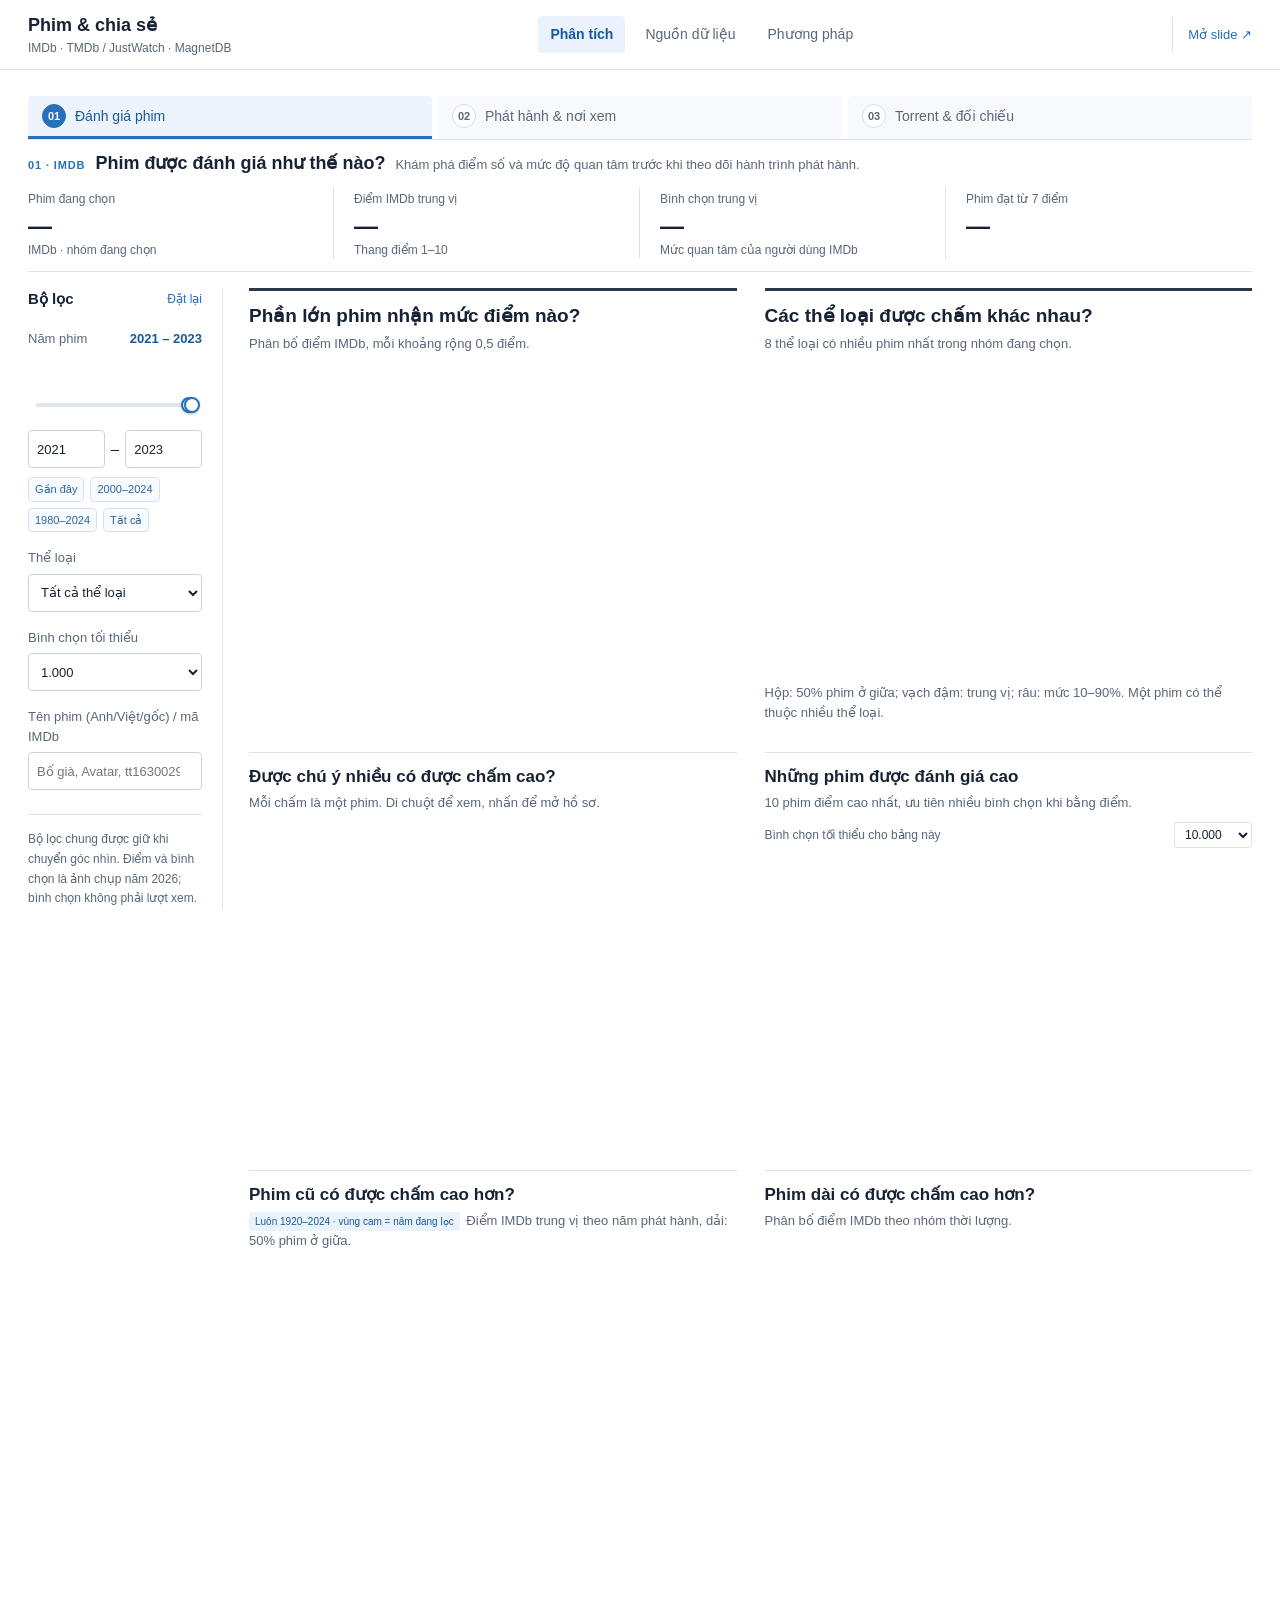
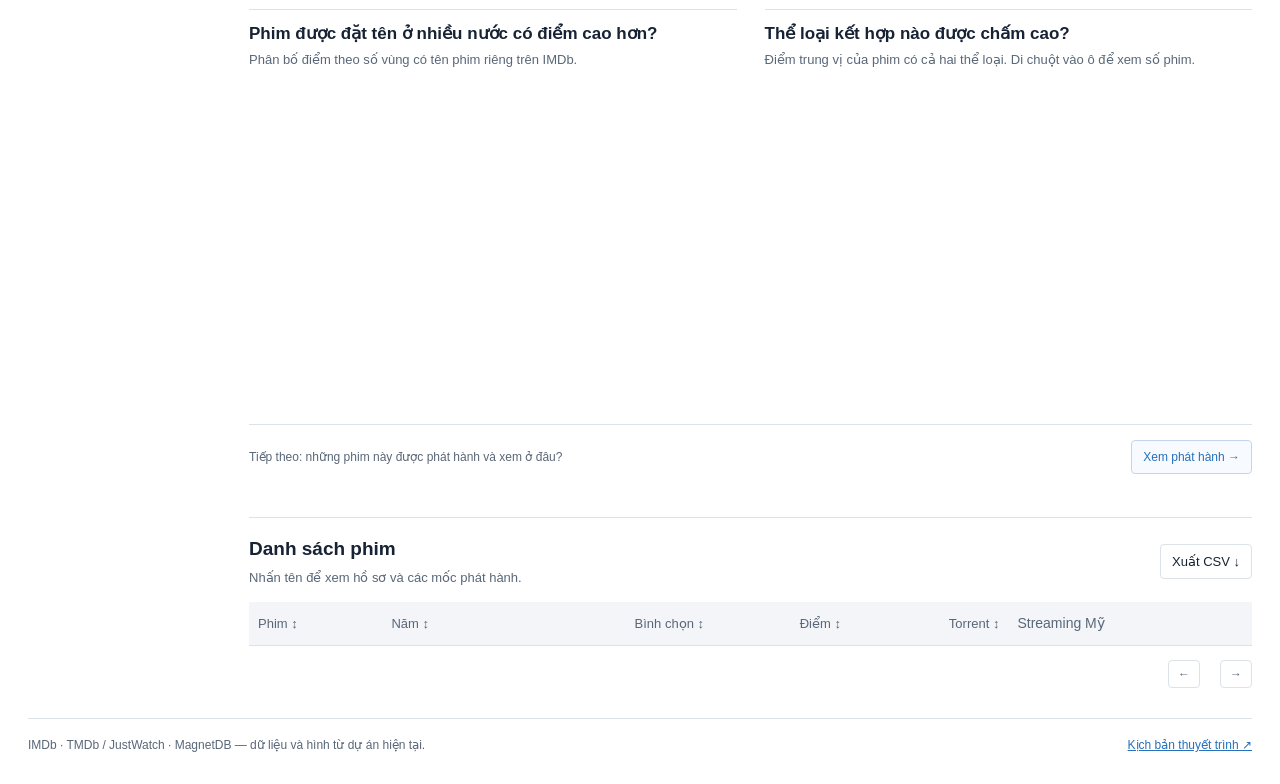
<file: index.html>
<!doctype html>
<html lang="vi">
<head>
<meta charset="utf-8">
<meta name="viewport" content="width=device-width, initial-scale=1">
<title>Phim qua ba góc nhìn</title>
<meta http-equiv="refresh" content="0; url=report/phim_15_phut/dashboard.html">
<style>body{font-family:system-ui,"Segoe UI",sans-serif;background:#fcfcfb;color:#0b0b0b;margin:40px 16px}</style>
</head>
<body>
<p>Đang chuyển tới <a href="report/phim_15_phut/dashboard.html">dashboard</a> ·
<a href="report/phim_15_phut/slides.html">slide thuyết trình</a></p>
</body>
</html>
</file>
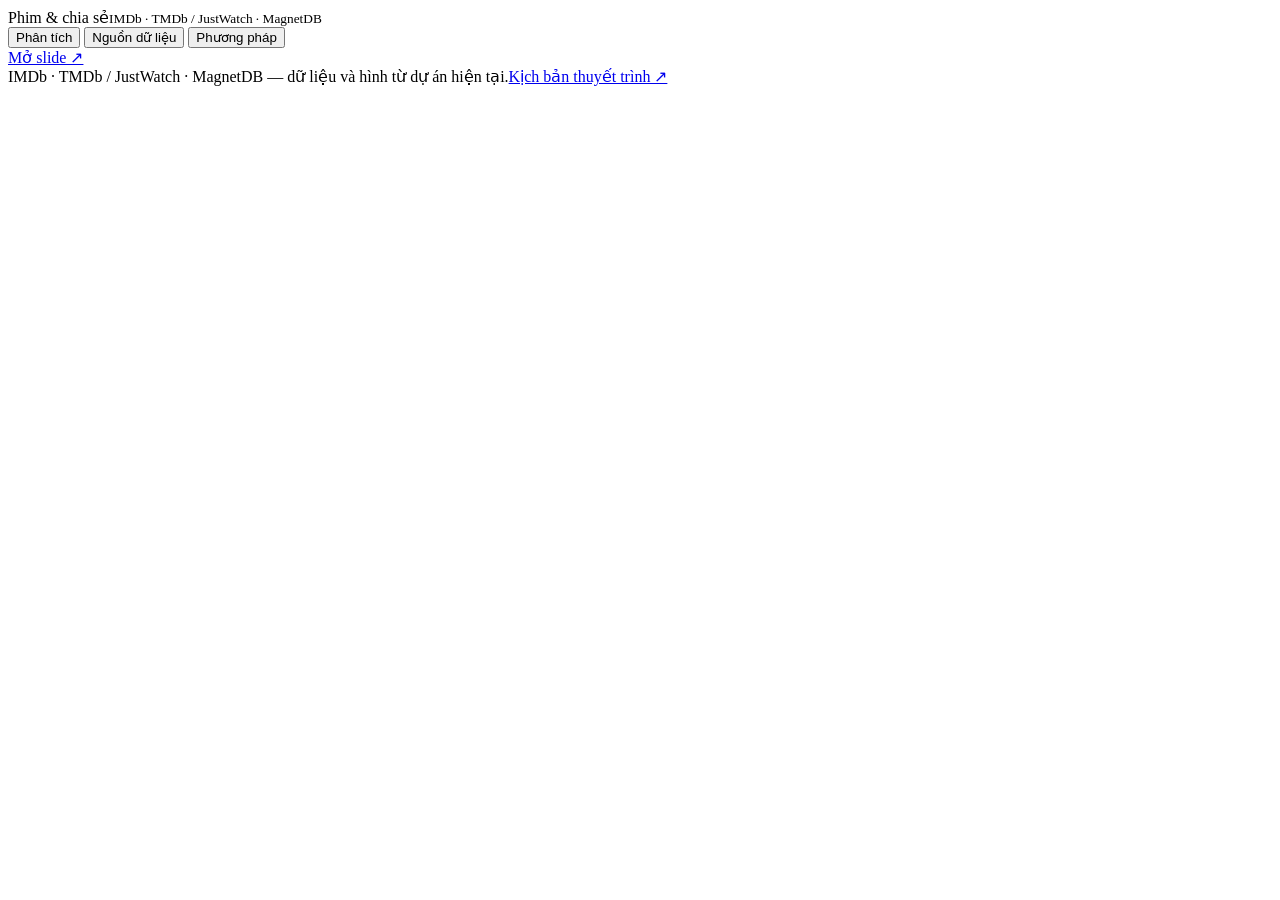
<file: report/phim_15_phut/dashboard.template.html>
<!doctype html>
<html lang="vi">
<head>
<meta charset="utf-8"><meta name="viewport" content="width=device-width,initial-scale=1">
<title>Phim qua ba góc nhìn · Dashboard</title>
<meta name="color-scheme" content="light">
<style><!-- DASHBOARD_STYLE --></style>
</head>
<body>
<header class="app-header">
 <div class="app-name">Phim &amp; chia sẻ<small>IMDb · TMDb / JustWatch · MagnetDB</small></div>
 <nav role="tablist" aria-label="Các phần dashboard">
  <button id="tab-explore" role="tab" aria-controls="explore" aria-selected="true" data-tab="explore">Phân tích</button>
  <button id="tab-sources" role="tab" aria-controls="sources" aria-selected="false" data-tab="sources">Nguồn dữ liệu</button>
  <button id="tab-method" role="tab" aria-controls="method" aria-selected="false" data-tab="method">Phương pháp</button>
 </nav>
 <a class="slide-link" href="slides.html">Mở slide ↗</a>
</header>
<main class="main">
<!-- EXPLORE_MARKUP -->
 <section id="sources" role="tabpanel" aria-labelledby="tab-sources" hidden>
  <header class="intro"><div><h1>Hiểu từng nguồn trước khi nối.</h1><p>Những biểu đồ tổng quan của bài thuyết trình. Phần này dùng toàn bộ phạm vi của từng hình gốc và không chịu bộ lọc ở trang Khám phá.</p></div></header>
  <div class="source-grid">
   <article class="source-card"><span class="number">01 · Hồ sơ phim</span><h2>IMDb</h2><p>Tên, năm phim, thể loại và đánh giá của người dùng.</p><div id="source-imdb" class="count"></div><p class="source-count-note">Phim sau khi loại cờ is_adult trong danh mục gốc.</p><p class="fields">Điểm trung bình và lượt bình chọn có ý nghĩa khác nhau: mức đánh giá và mức độ quan tâm.</p></article>
   <article class="source-card"><span class="number">02 · Phát hành & phân phối</span><h2>TMDb / JustWatch</h2><p>Ngày phát hành theo hình thức, quốc gia và nơi xem phim.</p><div id="source-tmdb" class="count"></div><p class="source-count-note">Hồ sơ tìm thấy trên TMDb trong tập được truy vấn của dự án.</p><p class="fields">Ngày phát hành có lịch sử; nơi xem là ảnh chụp lúc thu thập. Tập TMDb không phải toàn bộ kho IMDb.</p></article>
   <article class="source-card"><span class="number">03 · Bản chia sẻ</span><h2>MagnetDB</h2><p>Metadata torrent và thời điểm hệ thống thu thập phát hiện.</p><div id="source-torrent" class="count"></div><p class="source-count-note">Torrent riêng biệt sau làm sạch trong cửa sổ gốc; gồm mọi cặp được pipeline giữ lại.</p><p class="fields">Một torrent có thể ghép với nhiều phim. Số torrent riêng biệt khác tổng số cặp torrent–phim.</p></article>
  </div>
  <div class="gallery">
   <figure><h3>IMDb · Quy mô danh mục theo năm</h3><img src="assets/1_imdb_01_movies_per_year.png" alt="Số bản ghi phim IMDb theo năm" tabindex="0"><figcaption>Độ đầy đủ dữ liệu có thể khác nhau giữa các giai đoạn; không coi là tổng điều tra sản lượng phim.</figcaption></figure>
   <figure><h3>IMDb · Sự tập trung lượt bình chọn</h3><img src="assets/1_imdb_06_votes_lorenz.png" alt="Đường Lorenz lượt bình chọn IMDb" tabindex="0"><figcaption>Đường cong cho thấy lượt bình chọn tập trung vào một nhóm phim nhỏ. Bình chọn không phải lượt xem.</figcaption></figure>
   <figure><h3>TMDb · Nơi xem theo quốc gia</h3><img src="assets/3_tmdb_streaming_01_world_catalog_map.png" alt="Bản đồ danh mục phim có nơi xem" tabindex="0"><figcaption>Thông tin nơi xem do JustWatch cung cấp qua TMDb, tại thời điểm thu thập năm 2026.</figcaption></figure>
   <figure><h3>TMDb · Từ rạp đến phát hành số</h3><img src="assets/2_tmdb_04_theatrical_window.png" alt="Khoảng cách giữa phát hành rạp và Digital" tabindex="0"><figcaption>Digital có thể gồm thuê hoặc mua phim. Năm phim IMDb không thay thế ngày phát hành TMDb.</figcaption></figure>
   <figure><h3>MagnetDB · Cơ cấu nội dung</h3><img src="assets/4_magnetdb_01_content_sunburst.png" alt="Cơ cấu loại nội dung MagnetDB" tabindex="0"><figcaption>Giới thiệu kho dữ liệu trước khi chọn nội dung liên quan đến phim. Phân loại dựa trên metadata.</figcaption></figure>
   <figure><h3>MagnetDB · Hoạt động thu thập</h3><img src="assets/4_magnetdb_03_crawler_coverage.png" alt="Độ phủ thu thập torrent theo tháng" tabindex="0"><figcaption>Sự thay đổi lượng bản ghi có thể do hoạt động thu thập. Không diễn giải khoảng trống thành không có chia sẻ.</figcaption></figure>
  </div>
 </section>
 <section id="method" role="tabpanel" aria-labelledby="tab-method" hidden>
  <header class="intro"><div><h1>Nối đúng phim. Đọc đúng thời gian.</h1><p>Đơn vị, phạm vi và những điều cần biết khi diễn giải dashboard.</p></div></header>
  <div class="method-flow"><span>IMDb · tconst</span><i>←</i><span>TMDb · imdb_id</span><i>+</i><span>MagnetDB · tên / năm / bí danh</span><i>→</i><span>Hồ sơ chung theo phim</span></div>
  <div class="methods">
   <article><h2>Phạm vi dashboard</h2><p id="scope-text"></p><p>Bắt đầu từ IMDb rồi ghép trái với dữ liệu TMDb và kết quả ghép torrent. Phim chưa ghi nhận torrent được giữ với giá trị 0; thiếu hồ sơ TMDb được giữ thành trạng thái riêng.</p><p>Năm IMDb, thể loại, bình chọn tối thiểu và tên phim là các bộ lọc chung của ba góc nhìn. Hai bộ lọc tình trạng torrent và streaming chỉ áp dụng trong phần Torrent & đối chiếu.</p></article>
   <article><h2>Ba loại thời gian</h2><ul><li><b>Năm phim IMDb:</b> dùng để chia nhóm phim, không phải ngày torrent xuất hiện.</li><li><b>Ngày phát hành TMDb:</b> gắn với hình thức và quốc gia. Phần Phát hành cho chọn thị trường; đối chiếu WEB–Digital trong phần Torrent luôn dùng Mỹ.</li><li><b>Ngày phát hiện MagnetDB:</b> lúc hệ thống ghi nhận torrent, có thể muộn hơn ngày đăng.</li></ul><p>Bình chọn và nơi xem là ảnh chụp năm 2026 theo tài liệu dự án; không mô tả trạng thái lịch sử vào từng ngày phát hiện torrent.</p></article>
   <article><h2>Điểm số và mức độ quan tâm</h2><p>Điểm IMDb là đánh giá tổng hợp; lượt bình chọn phản ánh mức quan tâm trên IMDb. Dữ liệu không có nhận xét văn bản, điểm theo từng người dùng hoặc lịch sử thay đổi điểm.</p><p>Boxplot dùng khoảng 25–75%, trung vị và râu 10–90%. Ngưỡng bình chọn của bảng xếp hạng chỉ áp dụng cho 10 phim trong bảng đó; các biểu đồ còn lại giữ nhóm phim từ bộ lọc chung.</p></article>
   <article><h2>Ngày phát hành và nơi xem</h2><p>Lấy ngày sớm nhất theo phim, quốc gia và hình thức; chiếu rạp gộp hai loại limited và theatrical. Các biểu đồ lịch ở đầu phần Phát hành tính mốc đến 18/10/2026, loại riêng lịch tương lai. Cửa sổ rạp–Digital dùng hai mốc trong cùng quốc gia, chỉ giữ khoảng cách 0–365 ngày và ghi rõ số phim bị loại.</p><p>Nơi xem luôn là Mỹ, gồm lựa chọn streaming, thuê hoặc mua. Mỗi phim được đếm một lần trên mỗi dịch vụ. Bảng nơi xem hiện không có bản ghi Việt Nam; không diễn giải thiếu dữ liệu thành không có dịch vụ xem hợp pháp.</p></article>
   <article><h2>Sản xuất, mùa phát hành và kinh doanh</h2><p>Ba biểu đồ ở cuối phần Phát hành có lựa chọn riêng: nhóm đang lọc hoặc mẫu gốc như notebook. Treemap tính phim phát hành 2000–2024 theo năm TMDb và gán mỗi phim cho nước đầu tiên trong origin_country, không đếm lặp phim đồng sản xuất.</p><p>Mẫu tài chính giữ phim năm TMDb 1980–2024, ngân sách từ 1 triệu USD và doanh thu từ 10.000 USD. Biểu đồ cực dùng phim trong mẫu này có ngày ra rạp Mỹ; tỷ lệ của mỗi nhóm chia cho tổng phim của chính nhóm đó. Bom tấn là doanh thu từ 300 triệu USD. Đường 2,5× là ngưỡng tham khảo, không phải lợi nhuận hay xác nhận hòa vốn thực tế. Tiền là USD danh nghĩa.</p></article>
   <article><h2>Đếm gì và không đếm gì?</h2><p><b>Theo phim:</b> số torrent riêng biệt gắn với phim đó. <b>Tổng qua phim:</b> số cặp torrent–phim; một torrent có thể được tính cho nhiều phim trong một gói.</p><p><b>Chưa ghi nhận:</b> không có trong dữ liệu đã ghép, lọc và cửa sổ quan sát. Giá trị 0 không chứng minh phim không được chia sẻ.</p><p>Không có số lượt tải, người xem hoặc thiệt hại doanh thu. Metadata chưa xác nhận nội dung hoặc quyền phân phối của từng tệp.</p></article>
   <article><h2>Biểu đồ slide và dashboard</h2><p>Slide giữ các hình gốc và điều kiện mẫu gốc. Dashboard tính trực tiếp từ nhóm phim đang chọn và giữ cả phim chưa ghi nhận torrent.</p><p>Biểu đồ thể loại trên slide so với mô hình dự đoán từ bình chọn. Biểu đồ thể loại trên dashboard là trung vị thô; hai hình trả lời hai câu hỏi khác nhau.</p><p>Độ trễ trên dashboard dùng WEB đầu tiên được ghi nhận trong cửa sổ gốc. Phim thiếu ngày không tham gia hình độ trễ; biên cửa sổ và bộ lọc trước Digital có thể ảnh hưởng kết quả.</p></article>
  </div>
  <div class="gallery" style="margin-top:18px"><figure><h3>Sơ đồ nối các nguồn</h3><img src="assets/5_combined_01_integration_diagram.png" alt="Sơ đồ tích hợp IMDb TMDb MagnetDB" tabindex="0"><figcaption>TMDb có mã tham chiếu IMDb; MagnetDB cần nhận diện thực thể từ metadata.</figcaption></figure><figure><h3>Giá trị bổ sung của nhánh tự ghép</h3><img src="assets/6_integration_02_coverage_by_source.png" alt="Độ phủ ghép phim theo phương pháp" tabindex="0"><figcaption>Độ phủ lớn hơn không phải bằng chứng về độ chính xác. Cần kiểm tra các cặp ghép.</figcaption></figure></div>
 </section>
 <footer class="footer"><span>IMDb · TMDb / JustWatch · MagnetDB — dữ liệu và hình từ dự án hiện tại.</span><a href="kich_ban.md">Kịch bản thuyết trình ↗</a></footer>
</main>
<noscript><p class="empty">Bật JavaScript để lọc dữ liệu và mở hồ sơ phim.</p></noscript>
<div id="tooltip" class="tooltip" hidden></div>
<dialog id="movie-dialog" aria-labelledby="movie-title"><header class="dialog-head"><h2 id="movie-title"></h2><button id="movie-close">Đóng · Esc</button></header><div id="movie-detail" class="dialog-content"></div></dialog>
<dialog id="image-dialog" class="image-dialog" aria-labelledby="image-title"><header class="dialog-head"><h2 id="image-title"></h2><button id="image-close">Đóng · Esc</button></header><img id="image-preview" alt=""></dialog>
<script type="application/json" id="dataset"><!-- EMBEDDED_DATA --></script>
<script>
'use strict';
const payload=JSON.parse(document.getElementById('dataset').textContent);
const movies=payload.rows.map(r=>Object.fromEntries(payload.columns.map((k,i)=>[k,r[i]])));
const foldText=s=>String(s||'').normalize('NFD').replace(/[\u0300-\u036f]/g,'').replace(/[đĐ]/g,'d').toLowerCase();
for(const m of movies){m.genreList=(m.genres||'').split(',').filter(Boolean);m.searchKey=foldText([m.title,m.alt,m.id].join(' '))}
const $=id=>document.getElementById(id);
const fmt=new Intl.NumberFormat('vi-VN');
const nf=n=>fmt.format(n);
const pct=n=>(100*n).toLocaleString('vi-VN',{maximumFractionDigits:1})+'%';
const esc=s=>String(s??'').replace(/[&<>"']/g,c=>({'&':'&amp;','<':'&lt;','>':'&gt;','"':'&quot;',"'":'&#39;'}[c]));
const genreNames={Action:'Hành động',Adventure:'Phiêu lưu',Animation:'Hoạt hình',Biography:'Tiểu sử',Comedy:'Hài',Crime:'Hình sự',Documentary:'Tài liệu',Drama:'Chính kịch',Family:'Gia đình',Fantasy:'Kỳ ảo',History:'Lịch sử',Horror:'Kinh dị',Music:'Âm nhạc',Musical:'Nhạc kịch',Mystery:'Bí ẩn',Romance:'Lãng mạn','Sci-Fi':'Viễn tưởng',Sport:'Thể thao',Thriller:'Giật gân',War:'Chiến tranh',Western:'Miền Tây',News:'Tin tức','Film-Noir':'Phim noir'};
let currentRows=[],tableRows=[],page=0,sortKey='votes',sortDir=-1,points=[];
const PAGE_SIZE=12;
let activeTab='explore';
let activeView='ratings';
const median=values=>{if(!values.length)return null;const a=[...values].sort((x,y)=>x-y);return a.length%2?a[(a.length-1)/2]:(a[a.length/2-1]+a[a.length/2])/2};
const nice=n=>Number(n).toLocaleString('vi-VN',{maximumFractionDigits:1});
const setOptions=[...new Set(movies.flatMap(m=>m.genreList))].filter(g=>g!=='Adult').sort((a,b)=>(genreNames[a]||a).localeCompare(genreNames[b]||b,'vi'));
for(const g of setOptions){const o=document.createElement('option');o.value=g;o.textContent=genreNames[g]||g;$('genre').append(o)}
function getFilters(){return {min:Number($('year-min').value),max:Number($('year-max').value),genre:$('genre').value,votes:Number($('votes').value),observed:activeView==='torrents'?$('observed').value:'all',availability:activeView==='torrents'?$('availability').value:'all',q:foldText($('search').value.trim())}}
function matches(m,f){return (f.q||(m.year>=f.min&&m.year<=f.max))&&m.votes>=f.votes&&(!f.genre||m.genreList.includes(f.genre))&&(f.observed==='all'||(f.observed==='yes'?m.torrents>0:m.torrents===0))&&(f.availability==='all'||(f.availability==='unknown'?!m.tmdb:f.availability==='yes'?m.tmdb&&m.streaming===true:m.tmdb&&m.streaming!==true))&&(!f.q||m.searchKey.includes(f.q))}
function update(){
 const f=getFilters();
 const bad=!Number.isInteger(f.min)||!Number.isInteger(f.max)||f.min<1920||f.max>2024||f.min>f.max;
 $('filter-error').hidden=!bad;$('filter-error').textContent=bad?'Chọn khoảng năm hợp lệ từ 1920 đến 2024, năm đầu không lớn hơn năm cuối.':'';
 currentRows=bad?[]:movies.filter(m=>matches(m,f));
 page=0;renderPhaseMetrics();renderCharts();sortRows();renderTable();
 $('filter-summary').textContent=`${nf(currentRows.length)} phim phù hợp · ${f.min}–${f.max}.`;
 if(typeof syncYearUI==='function')syncYearUI();
}
function renderMetrics(){
 const n=currentRows.length,obs=currentRows.filter(m=>m.torrents>0).length,tmdb=currentRows.filter(m=>m.tmdb).length;
 $('k-movies').textContent=nf(n);$('k-pairs').textContent=nf(currentRows.reduce((s,m)=>s+m.torrents,0));$('k-observed').textContent=n?pct(obs/n):'—';$('k-observed-note').textContent=`${nf(obs)} có ghi nhận / ${nf(n-obs)} chưa ghi nhận`;
 $('k-tmdb').textContent=n?pct(tmdb/n):'—';$('k-tmdb-note').textContent=`${nf(tmdb)} có hồ sơ / ${nf(n-tmdb)} thiếu dữ liệu`;
 const md=median(currentRows.map(m=>m.torrents));
 $('insight').innerHTML=n?`Trong nhóm <b>${nf(n)} phim</b>, số torrent trung vị là <b>${nice(md)}</b>; <b>${pct(obs/n)}</b> phim có torrent được ghi nhận. Các con số mô tả nhóm đã chọn, chưa tách riêng ảnh hưởng của thể loại, năm và mức độ quan tâm.`:'Không có phim phù hợp. Hãy mở rộng khoảng năm hoặc đặt lại bộ lọc.';
}
function fit(data){if(data.length<3)return null;const a=data.map(m=>[Math.log10(m.votes),Math.log10(m.torrents+1)]);const mx=a.reduce((s,r)=>s+r[0],0)/a.length,my=a.reduce((s,r)=>s+r[1],0)/a.length;let xx=0,xy=0,yy=0;for(const [x,y] of a){xx+=(x-mx)**2;xy+=(x-mx)*(y-my);yy+=(y-my)**2}return xx>0&&yy>0?{b:xy/xx,a:my-xy/xx*mx,r2:xy**2/(xx*yy)}:null}
function scatter(){
 const canvas=$('scatter'),box=canvas.parentElement.getBoundingClientRect();if(!box.width)return;
 const dpr=window.devicePixelRatio||1,W=Math.round(box.width),H=Math.round(box.height);canvas.width=W*dpr;canvas.height=H*dpr;
 const c=canvas.getContext('2d');c.scale(dpr,dpr);c.clearRect(0,0,W,H);c.font="13px 'Segoe UI',sans-serif";c.textBaseline='middle';
 const L=58,R=22,T=26,B=48, pw=W-L-R,ph=H-T-B;
 const xmin=3,xmax=Math.max(4,...currentRows.map(m=>Math.log10(m.votes))),ymax=Math.max(1,...currentRows.map(m=>Math.log10(m.torrents+1)));
 const x=v=>L+(Math.log10(v)-xmin)/(xmax-xmin)*pw,y=v=>T+ph-Math.log10(v+1)/ymax*ph;
 c.strokeStyle='#e4e9f0';c.fillStyle='#596778';c.lineWidth=1;c.textAlign='right';
 for(let t=0;t<=Math.ceil(ymax);t++){if(t>ymax)continue;const yy=T+ph-t/ymax*ph;c.beginPath();c.moveTo(L,yy);c.lineTo(W-R,yy);c.stroke();c.fillText(nf(Math.max(0,Math.round(10**t-1))),L-8,yy)}
 c.textAlign='center';for(let t=3;t<=Math.ceil(xmax);t++){if(t>xmax)continue;const xx=L+(t-xmin)/(xmax-xmin)*pw;c.beginPath();c.moveTo(xx,T);c.lineTo(xx,H-B);c.stroke();c.fillText(nf(10**t),xx,H-B+17)}
 c.fillText('Lượt bình chọn IMDb',L+pw/2,H-5);c.textAlign='left';c.fillText('Torrent / phim',L,T-12);
 points=currentRows.map(m=>({x:x(m.votes),y:y(m.torrents),m}));
 c.fillStyle='#2670bc4d';for(const p of points){c.beginPath();c.arc(p.x,p.y,2.35,0,Math.PI*2);c.fill()}
 const model=fit(currentRows);if(model){c.save();c.beginPath();c.rect(L,T,pw,ph);c.clip();c.strokeStyle='#e58a36';c.lineWidth=2;c.beginPath();c.moveTo(x(10**xmin),T+ph-(model.a+model.b*xmin)/ymax*ph);c.lineTo(x(10**xmax),T+ph-(model.a+model.b*xmax)/ymax*ph);c.stroke();c.restore()}
 if(!currentRows.length){c.fillStyle='#627273';c.textAlign='center';c.fillText('Không có phim phù hợp',W/2,H/2)}
 $('scatter-note').textContent=`Hiển thị ${nf(currentRows.length)} phim, gồm cả nhóm chưa ghi nhận (0). ${model?'R² mô tả trong thang log = '+nice(model.r2)+'. ':''}Không suy ra nhân quả.`;
}
<!-- CHART_CODE -->
<!-- PHASE_CODE -->
<!-- BUSINESS_CODE -->
function availabilityLabel(m){return !m.tmdb?'Thiếu TMDb':m.streaming===true?'Có ghi nhận':'Chưa ghi nhận'}
function sortRows(){tableRows=[...currentRows].sort((a,b)=>{const aa=a[sortKey],bb=b[sortKey];if(aa===null&&bb===null)return a.id.localeCompare(b.id);if(aa===null)return 1;if(bb===null)return -1;return (typeof aa==='string'?aa.localeCompare(bb):aa-bb)*sortDir||a.id.localeCompare(b.id)})}
function renderTable(){const pages=Math.max(1,Math.ceil(tableRows.length/PAGE_SIZE));page=Math.max(0,Math.min(page,pages-1));const start=page*PAGE_SIZE,shown=tableRows.slice(start,start+PAGE_SIZE);
 $('movie-table').innerHTML=shown.length?shown.map(m=>`<tr><td><button class="movie-btn" data-movie="${esc(m.id)}">${esc(m.title)}</button><div class="movie-id">${esc(m.id)} · ${esc(m.genreList.map(g=>genreNames[g]||g).join(', '))}</div></td><td class="year">${m.year}</td><td class="num">${nf(m.votes)}</td><td class="num">${m.rating===null?'—':nice(m.rating)}</td><td class="num">${nf(m.torrents)}</td><td><span class="badge ${!m.tmdb||!m.streaming?'unknown':''}">${availabilityLabel(m)}</span></td></tr>`).join(''):'<tr><td colspan="6" class="empty">Không có phim phù hợp với bộ lọc.</td></tr>';
 $('table-count').textContent=shown.length?`Hiển thị ${nf(start+1)}–${nf(start+shown.length)} / ${nf(tableRows.length)} phim`:'0 phim';$('page-counter').textContent=`${page+1} / ${pages}`;$('page-prev').disabled=page===0;$('page-next').disabled=page===pages-1;$('export').disabled=!tableRows.length;
 document.querySelectorAll('[data-sort]').forEach(b=>{const active=b.dataset.sort===sortKey;b.parentElement.setAttribute('aria-sort',active?(sortDir===1?'ascending':'descending'):'none')});
 applyTableView();
}
function dateText(s){if(!s)return 'Chưa có dữ liệu';const [y,m,d]=s.split('-');return `${d}/${m}/${y}`}
function openMovie(id){const m=movies.find(x=>x.id===id);if(!m)return;$('movie-title').textContent=m.title+' ('+m.year+')';
 const fields=[['IMDb',m.id],['Thể loại',m.genreList.map(g=>genreNames[g]||g).join(', ')],['Lượt bình chọn',nf(m.votes)],['Điểm IMDb',m.rating===null?'Chưa có':nice(m.rating)],['Torrent trong cửa sổ',nf(m.torrents)],['Streaming tại Mỹ · 2026',availabilityLabel(m)]];
 $('movie-detail').innerHTML=`<p>Hồ sơ đối chiếu ba nguồn cho cùng mã IMDb.</p><dl class="detail-grid">${fields.map(([k,v])=>`<div><dt>${esc(k)}</dt><dd>${esc(v)}</dd></div>`).join('')}</dl><h3>Nơi xem được ghi nhận</h3><p>${m.tmdb?esc(m.providers||'Chưa ghi nhận dịch vụ streaming tại Mỹ.'): 'Thiếu hồ sơ TMDb để đối chiếu.'}</p><h3>Các mốc thời gian</h3><div class="timeline"><div><span>TMDb · Chiếu rạp tại Mỹ</span>${dateText(m.theatrical)}</div><div><span>TMDb · Digital tại Mỹ</span>${dateText(m.digital)}</div><div><span>MagnetDB · WEB đầu tiên được phát hiện trong cửa sổ</span>${dateText(m.web)}</div></div><p>Chênh lệch WEB − Digital Mỹ: <b>${m.lag===null?'Chưa đủ dữ liệu':nice(m.lag)+' ngày'}</b>. ${m.lag!==null&&m.lag<0?'Giá trị âm không tự chứng minh rò rỉ: mốc Digital ở nước khác có thể sớm hơn.':''}</p><p>Không ghi nhận torrent không đồng nghĩa không được chia sẻ. Thời điểm phát hiện, độ phủ ghép và bộ lọc đều có thể ảnh hưởng kết quả.</p>`;if(activeView==='releases')$('movie-detail').insertAdjacentHTML('beforeend',selectedReleaseProfile(m));$('movie-dialog').showModal();
}
function exportCSV(){const country=selectedReleaseCountry();const columns=['imdb_id','title','imdb_year','genres','imdb_rating','imdb_votes','torrent_movie_pairs','tmdb_found','us_streaming_snapshot_2026','us_providers','us_theatrical','us_digital','first_web_observed_in_window','web_minus_us_digital_days','selected_release_country','selected_country_theatrical','selected_country_digital','origin_country_primary','tmdb_release_year','budget_usd','revenue_usd'];const safe=v=>{let s=String(v??'');if(/^[=+@]/.test(s)||(/^-/ .test(s)&&!Number.isFinite(Number(s))))s="'"+s;return '"'+s.replace(/"/g,'""')+'"'};const lines=[columns,...tableRows.map(m=>[m.id,m.title,m.year,m.genres,m.rating,m.votes,m.torrents,m.tmdb,m.streaming,m.providers,m.theatrical,m.digital,m.web,m.lag,country<0?'ALL':payload.releases.countries[country],isoDay(releaseDay(m,country,0)),isoDay(releaseDay(m,country,1)),m.origin,m.tmdb_year,m.budget,m.revenue])];const blob=new Blob(['\ufeff'+lines.map(r=>r.map(safe).join(',')).join('\r\n')],{type:'text/csv;charset=utf-8'});const a=document.createElement('a');a.href=URL.createObjectURL(blob);a.download='nhom_phim_dang_chon.csv';a.click();setTimeout(()=>URL.revokeObjectURL(a.href),1000)}
function reset(){ $('year-min').value=2021;$('year-max').value=2023;$('genre').value='';$('votes').value='1000';$('observed').value='all';$('availability').value='all';$('search').value='';$('compare-a').value='Action';$('compare-b').value='Documentary';$('genre-measure').value='torrents';$('first-share-basis').value='world';$('lag-basis').value='us';$('ranking-votes').value='10000';$('release-country').value=String(payload.releases.countries.indexOf('US'));$('release-mode').value='0';$('watch-mode').value='streaming';$('business-scope').value='filtered';update() }
function switchTab(name,hash=true){if(!['explore','sources','method'].includes(name))name='explore';activeTab=name;for(const n of ['explore','sources','method']){$(n).hidden=n!==name;$('tab-'+n).setAttribute('aria-selected',String(n===name));$('tab-'+n).tabIndex=n===name?0:-1}if(hash)history.replaceState(null,'','#'+(name==='explore'?phaseHash():name));$('tooltip').hidden=true;if(name==='explore')requestAnimationFrame(renderCharts);window.scrollTo(0,0)}
for(const b of document.querySelectorAll('[data-tab]')){b.onclick=()=>switchTab(b.dataset.tab);b.onkeydown=e=>{if(!['ArrowRight','ArrowLeft','Home','End'].includes(e.key))return;e.preventDefault();const ns=['explore','sources','method'],i=ns.indexOf(b.dataset.tab);const j=e.key==='Home'?0:e.key==='End'?2:(i+(e.key==='ArrowRight'?1:2))%3;switchTab(ns[j]);$('tab-'+ns[j]).focus()}}
let debounce;for(const id of ['genre','votes','observed','availability','search'])$(id).addEventListener(id==='search'?'input':'change',()=>{clearTimeout(debounce);debounce=setTimeout(update,100)});
document.querySelectorAll('[data-sort]').forEach(b=>b.onclick=()=>{if(sortKey===b.dataset.sort)sortDir*=-1;else{sortKey=b.dataset.sort;sortDir=sortKey==='title'?1:-1}sortRows();page=0;renderTable()});
$('page-prev').onclick=()=>{page--;renderTable()};$('page-next').onclick=()=>{page++;renderTable()};$('export').onclick=exportCSV;$('reset').onclick=reset;$('movie-close').onclick=()=>$('movie-dialog').close();$('image-close').onclick=()=>$('image-dialog').close();
document.addEventListener('click',e=>{const b=e.target.closest('[data-movie]');if(b)openMovie(b.dataset.movie)});
for(const image of document.querySelectorAll('.gallery img')){const open=()=>{$('image-title').textContent=image.alt;$('image-preview').src=image.src;$('image-preview').alt=image.alt;$('image-dialog').showModal()};image.onclick=open;image.onkeydown=e=>{if(e.key==='Enter'||e.key===' '){e.preventDefault();open()}}}
$('scatter').addEventListener('pointermove',e=>{const r=e.currentTarget.getBoundingClientRect(),x=e.clientX-r.left,y=e.clientY-r.top;let found=null,best=70;for(const p of points){const d=(p.x-x)**2+(p.y-y)**2;if(d<best){found=p.m;best=d}}if(!found){$('tooltip').hidden=true;return}$('tooltip').innerHTML=`${esc(found.title)} (${found.year})<small>${nf(found.votes)} bình chọn · ${nf(found.torrents)} torrent</small>`;$('tooltip').hidden=false;$('tooltip').style.left=Math.min(innerWidth-310,Math.max(5,e.clientX+15))+'px';$('tooltip').style.top=Math.max(5,e.clientY-65)+'px'});
$('scatter').addEventListener('pointerleave',()=>{$('tooltip').hidden=true});
let resizeTimer;window.addEventListener('resize',()=>{clearTimeout(resizeTimer);resizeTimer=setTimeout(()=>{if(activeTab==='explore')renderCharts()},100)});
$('source-imdb').textContent=nf(payload.stats.catalog)+' phim';$('source-tmdb').textContent=nf(payload.stats.tmdb_found)+' hồ sơ';$('source-torrent').textContent=nf(payload.stats.distinct_torrents)+' torrent';
$('scope-text').textContent=`${nf(movies.length)} phim IMDb không gắn cờ is_adult, có năm 1920–2024 và ít nhất 1.000 lượt bình chọn. Cửa sổ torrent theo pipeline gốc: 01/04/2021 ≤ ngày phát hiện < 29/09/2024 (không bao gồm ngày 29/09).`;

for(const id of ['compare-a','compare-b']){for(const g of setOptions){const o=document.createElement('option');o.value=g;o.textContent=genreNames[g]||g;$(id).append(o)}$(id).onchange=renderComparison}
$('compare-a').value='Action';$('compare-b').value='Documentary';$('genre-measure').onchange=renderCharts;$('first-share-basis').onchange=renderCharts;$('lag-basis').onchange=renderCharts;
initPhases();window.addEventListener('hashchange',routeFromHash);routeFromHash();
</script>
</body>
</html>
</file>
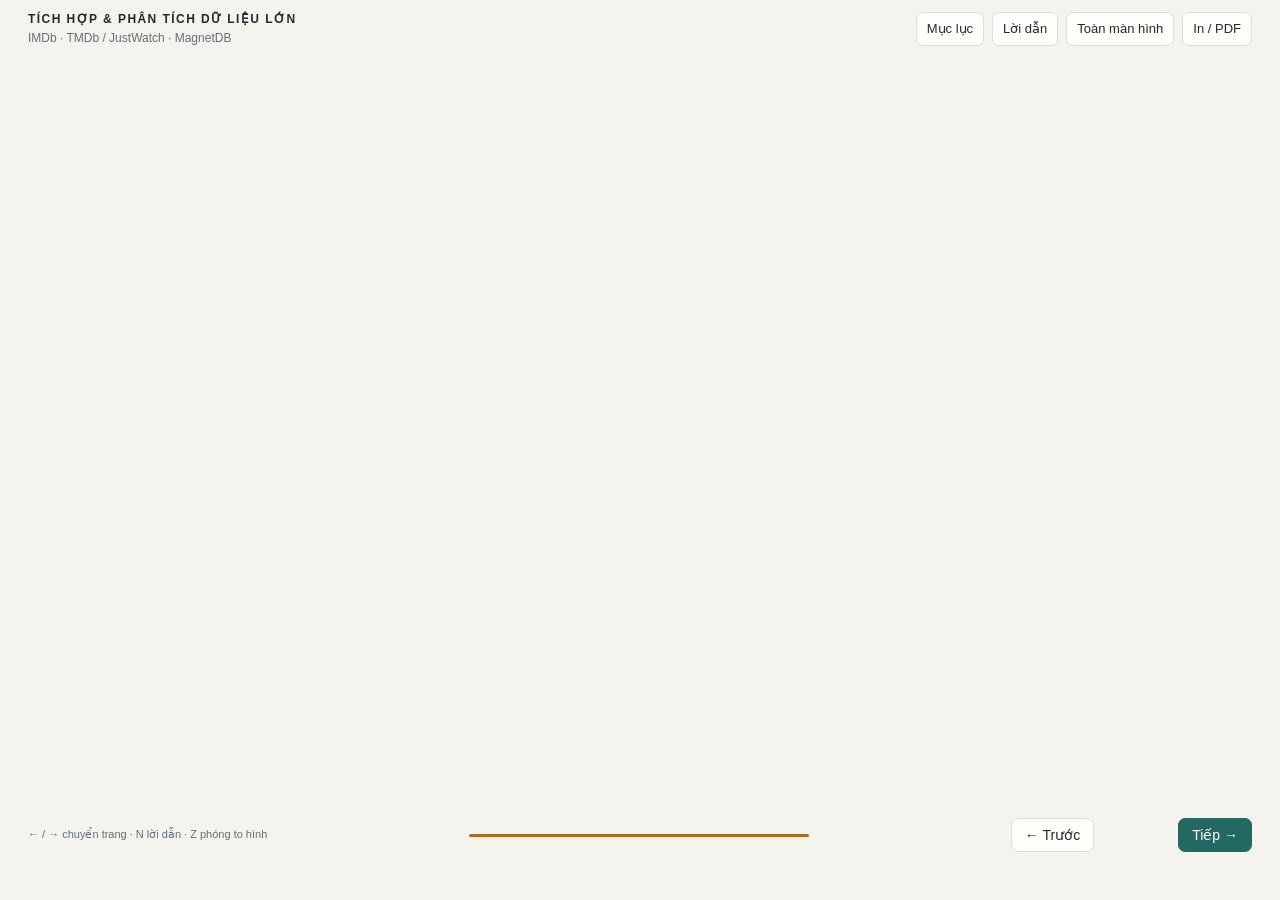
<file: report/thuyet_trinh_ba_nguon/template.html>
<!doctype html>
<html lang="vi">
<head>
<meta charset="utf-8">
<meta name="viewport" content="width=device-width,initial-scale=1">
<meta name="color-scheme" content="light">
<title>Phim, phát hành và chia sẻ — IMDb × TMDb × MagnetDB</title>
<style>
:root{--paper:#f5f3ed;--surface:#fffefa;--ink:#202b30;--muted:#617079;--line:#dadfdc;--teal:#246961;--gold:#ac6d22;--tint:#eaf1ed;--rose:#fff2df}*{box-sizing:border-box}body{margin:0;color:var(--ink);background:var(--paper);font:17px/1.45 'Segoe UI',Arial,sans-serif}button{font:inherit;color:inherit;cursor:pointer}button:focus-visible,a:focus-visible{outline:3px solid var(--gold);outline-offset:3px}button:disabled{opacity:.35;cursor:default}button[hidden],[hidden]{display:none!important}.toolbar{height:58px;max-width:1500px;margin:auto;padding:8px 28px;display:flex;align-items:center;justify-content:space-between;gap:14px}.brand{font-size:12px;font-weight:700;letter-spacing:.12em}.brand span{display:block;color:var(--muted);font-weight:400;letter-spacing:0;font-size:12px;margin-top:2px}.tools{display:flex;gap:8px}.tools button,.close-button{border:1px solid var(--line);background:var(--surface);border-radius:7px;padding:7px 10px;font-size:13px}.tools button[aria-pressed=true]{background:var(--teal);border-color:var(--teal);color:white}.stage{max-width:1500px;height:calc(100dvh - 156px);min-height:460px;margin:auto;padding:12px 28px 8px}.slide{display:none;height:100%;flex-direction:column;gap:10px;min-width:0}.slide.active{display:flex}.slide-heading{flex-shrink:0}.eyebrow{font-size:12px;letter-spacing:.08em;text-transform:uppercase;font-weight:700;color:var(--teal);margin:0 0 7px}.eyebrow span{color:var(--muted);font-weight:400;letter-spacing:0;margin-left:9px}h2{font-size:clamp(23px,2.2vw,34px);line-height:1.16;letter-spacing:-.025em;margin:0;max-width:1250px}.scope{font-size:12px;color:var(--muted);margin:0;flex-shrink:0}.figure-frame{display:flex;align-items:center;justify-content:center;flex:1;min-height:0;width:100%;padding:5px;border:1px solid var(--line);border-radius:12px;background:white;overflow:hidden;cursor:zoom-in}.figure-frame img{width:100%;height:100%;object-fit:contain;display:block}.takeaways{display:grid;grid-template-columns:1.3fr 1fr;gap:16px;flex-shrink:0}.takeaways>div{border-top:2px solid var(--teal);padding:8px 10px 0 0}.takeaways .next-question{border-color:var(--gold);padding-left:12px}.label{display:block;font-size:11px;text-transform:uppercase;letter-spacing:.08em;color:var(--teal);font-weight:700;margin-bottom:3px}.next-question .label{color:var(--gold)}.takeaways p{font-size:16px;line-height:1.4;margin:0}.caution{font-size:12px;line-height:1.35;color:#735421;border-left:3px solid var(--gold);padding:4px 9px;background:var(--rose);margin:0;flex-shrink:0}.figure-hint{font-size:11px;color:var(--muted);margin:0;flex-shrink:0}.subtitle{font-size:20px;color:var(--muted);max-width:1050px;margin:6px 0 15px}.concept-cards{display:grid;grid-template-columns:repeat(3,minmax(0,1fr));gap:16px;align-content:center;flex:1}.concept-cards>div{background:var(--surface);border:1px solid var(--line);border-radius:13px;padding:24px;position:relative}.card-number{font-size:12px;color:var(--gold);font-weight:700;letter-spacing:.08em}h3{font-size:23px;margin:9px 0}.concept-cards p{font-size:18px;color:var(--muted);margin:0;line-height:1.6}.hero{justify-content:center;gap:18px}.hero .slide-heading h2{font-size:clamp(42px,4.6vw,72px);max-width:1180px;line-height:1.08;letter-spacing:-.04em}.hero .subtitle{font-size:22px;margin:0}.hero .concept-cards{flex:0;margin:6px 0}.hero .concept-cards>div{padding:18px 24px;border-top:3px solid var(--teal)}.hero .concept-cards h3{font-size:25px;margin:6px 0}.hero .concept-cards p{font-size:17px}.hero .card-number{display:none}.hero-footer{font-size:13px;color:var(--muted);margin:0}.hero-footer span{margin-left:20px;color:var(--gold)}.ending .concept-cards{gap:20px}.ending .concept-cards p{font-size:20px}.deck-footer{height:98px;max-width:1500px;margin:auto;padding:8px 28px 12px;display:flex;flex-direction:column;gap:8px}.chapter-nav{display:flex;gap:6px;overflow-x:auto;scrollbar-width:thin}.chapter-nav button{white-space:nowrap;font-size:12px;border:0;border-radius:5px;padding:5px 9px;background:transparent;color:var(--muted)}.chapter-nav button.active{color:var(--teal);background:var(--tint);font-weight:700}.navigation{display:flex;justify-content:space-between;align-items:center;gap:12px}.navigation .nav-buttons{display:flex;gap:10px;align-items:center}.navigation button{border:1px solid var(--line);border-radius:7px;padding:6px 13px;background:var(--surface);font-size:14px}.navigation button#next{background:var(--teal);color:white;border-color:var(--teal)}.counter{font-size:13px;min-width:64px;text-align:center;font-variant-numeric:tabular-nums}.key-hint{font-size:11px;color:var(--muted)}.progress-track{height:3px;background:var(--line);flex:1;max-width:340px;border-radius:9px}.progress-track div{height:100%;background:var(--gold);transition:width .15s;border-radius:9px}.notes{position:fixed;right:16px;top:66px;bottom:108px;width:min(440px,calc(100vw - 32px));background:var(--surface);border:1px solid var(--line);box-shadow:0 8px 45px #14252d25;border-radius:14px;z-index:5;overflow:auto;padding:24px}.notes header{display:flex;justify-content:space-between;gap:15px;align-items:center}.notes h2{font-size:24px}.notes h3{font-size:15px;color:var(--teal);margin:24px 0 8px}.notes p{font-size:16px;line-height:1.6;margin:8px 0}.notes .note-scope{font-size:12px;color:var(--muted);overflow-wrap:anywhere}.notes .note-limit{border-left:3px solid var(--gold);padding-left:12px}.modal{border:1px solid var(--line);border-radius:16px;background:var(--surface);padding:24px;color:var(--ink);max-width:min(900px,calc(100vw - 32px));max-height:85dvh}.modal::backdrop{background:#17262bb3}.modal header{display:flex;justify-content:space-between;gap:12px;align-items:center;margin-bottom:18px}.modal h2{font-size:26px}.toc-items{display:grid;grid-template-columns:1fr 1fr;gap:7px;overflow:auto;max-height:65dvh}.toc-items button{text-align:left;border:1px solid var(--line);background:white;border-radius:7px;padding:10px;font-size:14px;line-height:1.4}.toc-items button.current{border-color:var(--teal);background:var(--tint)}.toc-items .toc-index{display:inline-block;color:var(--gold);font-size:12px;min-width:28px;font-weight:700}.zoom{width:calc(100vw - 32px);max-width:none;height:calc(100dvh - 32px);max-height:none;padding:15px}.zoom header{height:42px;margin:0 0 10px}.zoom h2{font-size:16px}.zoom img{width:100%;height:calc(100% - 85px);object-fit:contain;background:white}.zoom p{font-size:12px;color:var(--muted);margin:7px 0}.noscript{background:var(--rose);padding:20px}.mode-notes .notes{display:block}@media(max-height:800px) and (min-width:901px){.stage{min-height:400px;gap:6px}.slide{gap:7px}h2{font-size:27px}.takeaways p{font-size:14px}.concept-cards>div{padding:16px}.concept-cards p{font-size:16px}.concept-cards h3{font-size:21px}.subtitle{font-size:18px;margin:0 0 10px}.hero .slide-heading h2{font-size:48px}.hero .subtitle{font-size:19px}.hero{gap:12px}.ending .concept-cards p{font-size:17px}}@media(max-width:900px){.toolbar{height:auto;min-height:64px;padding:12px 16px;align-items:flex-start}.brand{max-width:250px}.brand span{max-width:210px}.tools{flex-wrap:wrap;justify-content:flex-end;gap:5px}.tools button{font-size:12px;padding:5px 8px}.tools #print{display:none}.stage{height:auto;min-height:0;padding:12px 16px}.slide{height:auto;min-height:60dvh}.figure-frame{min-height:250px;flex:none}.figure-frame img{height:auto;max-height:55dvh}.takeaways{grid-template-columns:1fr;gap:10px}.takeaways .next-question{padding-left:0}.concept-cards{grid-template-columns:1fr;gap:10px}.concept-cards>div{padding:18px}.concept-cards h3{font-size:22px}.concept-cards p{font-size:17px}.hero .slide-heading h2{font-size:40px}.hero .subtitle{font-size:18px}.hero-footer span{display:block;margin:5px 0 0}.ending .concept-cards p{font-size:17px}.subtitle{font-size:18px}.deck-footer{height:auto;position:sticky;bottom:0;background:var(--paper);padding:12px 16px;border-top:1px solid var(--line);z-index:3}.key-hint{display:none}.progress-track{max-width:100px}.notes{top:78px;bottom:116px}.toc-items{grid-template-columns:1fr}}@media print{@page{size:A4 landscape;margin:9mm}.toolbar,.deck-footer,.notes,.modal,.figure-hint,.noscript{display:none!important}body{background:white;font-size:13px}.stage{height:auto;padding:0;max-width:none}.slide,.slide.active{display:flex;height:190mm;break-after:page;page-break-after:always;gap:6px}.slide:last-child{break-after:auto}h2{font-size:22px}.scope,.caution{font-size:10px}.takeaways p{font-size:12px}.figure-frame{border:0;border-radius:0;flex:1;min-height:0}.figure-frame img{max-height:none}.concept-cards{grid-template-columns:repeat(3,minmax(0,1fr))}.hero .slide-heading h2{font-size:40px}.concept-cards p,.ending .concept-cards p{font-size:15px}.subtitle{font-size:18px}}
</style>
</head>
<body>
<header class="toolbar">
 <div class="brand">TÍCH HỢP & PHÂN TÍCH DỮ LIỆU LỚN<span>IMDb · TMDb / JustWatch · MagnetDB</span></div>
 <div class="tools"><button id="toc" title="Mục lục (M)">Mục lục</button><button id="notes-toggle" aria-controls="notes" aria-pressed="false" title="Lời dẫn (N)">Lời dẫn</button><button id="full" title="Toàn màn hình (F)">Toàn màn hình</button><button id="print">In / PDF</button></div>
</header>
<noscript><div class="noscript">Bật JavaScript để chuyển trang; vẫn có thể in bài bằng trình duyệt.</div></noscript>
<main id="stage" class="stage"><!-- SLIDES --></main>
<footer class="deck-footer">
 <nav id="chapters" class="chapter-nav" aria-label="Chuyển phần"></nav>
 <div class="navigation"><span class="key-hint">← / → chuyển trang · N lời dẫn · Z phóng to hình</span><div class="progress-track" aria-hidden="true"><div id="progress"></div></div><div class="nav-buttons"><button id="prev">← Trước</button><span id="count" class="counter" aria-live="polite"></span><button id="next">Tiếp →</button></div></div>
</footer>
<aside id="notes" class="notes" hidden aria-label="Lời dẫn cho trang hiện tại">
 <header><h2>Lời dẫn</h2><button class="close-button" id="notes-close">Đóng</button></header>
 <p id="note-scope" class="note-scope"></p><h3>Vì sao đến hình này?</h3><p id="note-why"></p>
 <h3 id="reading-heading">Cách đọc</h3><p id="note-reading"></p><h3 id="finding-heading">Câu chốt</h3><p id="note-finding"></p>
 <h3 id="limit-heading">Giữ đúng phạm vi</h3><p id="note-limit" class="note-limit"></p>
 <h3 id="next-heading">Câu nối</h3><p id="note-next"></p>
</aside>
<dialog id="toc-modal" class="modal"><header><h2>Mạch thuyết trình · 32 trang</h2><button class="close-button" id="toc-close">Đóng</button></header><div id="toc-items" class="toc-items"></div></dialog>
<dialog id="zoom-modal" class="modal zoom"><header><h2 id="zoom-title"></h2><button class="close-button" id="zoom-close">Đóng · Esc</button></header><img id="zoom-image" alt=""><p id="zoom-caption"></p></dialog>
<script type="application/json" id="slide-data"><!-- DATA --></script>
<script>
'use strict';
const data=JSON.parse(document.getElementById('slide-data').textContent);
const slides=[...document.querySelectorAll('.slide')];
const byId=id=>document.getElementById(id);
const toc=byId('toc-modal'),zoom=byId('zoom-modal');
let pos=0;
const stageNames=[...new Set(data.map(s=>s.phase))];
for(const name of stageNames){const button=document.createElement('button');button.textContent=name;button.dataset.phase=name;button.onclick=()=>show(data.findIndex(s=>s.phase===name));byId('chapters').append(button)}
for(const [i,s] of data.entries()){const button=document.createElement('button');const n=document.createElement('span');n.className='toc-index';n.textContent=String(i+1).padStart(2,'0');button.append(n,document.createTextNode(s.title));button.dataset.index=i;button.onclick=()=>{toc.close();show(i)};byId('toc-items').append(button)}
function noteText(id,text,heading){byId(id).textContent=text||'';byId(id).hidden=!text;if(heading)byId(heading).hidden=!text}
function updateNotes(){const s=data[pos];noteText('note-scope',s.scope||'Dẫn nhập / kết luận');noteText('note-why',s.why||s.notes);noteText('note-reading',s.reading,'reading-heading');noteText('note-finding',s.finding,'finding-heading');noteText('note-limit',s.limitation,'limit-heading');noteText('note-next',s.next_question,'next-heading')}
function show(index,updateHash=true){pos=Math.max(0,Math.min(slides.length-1,index));slides.forEach((s,i)=>{s.classList.toggle('active',i===pos);s.setAttribute('aria-hidden',String(i!==pos))});byId('prev').disabled=pos===0;byId('next').disabled=pos===slides.length-1;byId('count').textContent=(pos+1)+' / '+slides.length;byId('progress').style.width=((pos+1)/slides.length*100)+'%';document.querySelectorAll('#chapters button').forEach(b=>{const active=b.dataset.phase===data[pos].phase;b.classList.toggle('active',active);b.setAttribute('aria-current',active?'step':'false')});document.querySelectorAll('#toc-items button').forEach(b=>b.classList.toggle('current',Number(b.dataset.index)===pos));updateNotes();if(updateHash)history.replaceState(null,'','#'+(pos+1));window.scrollTo(0,0)}
function move(delta){show(pos+delta)}
function toggleNotes(){const opening=byId('notes').hidden;byId('notes').hidden=!opening;byId('notes-toggle').setAttribute('aria-pressed',String(opening));if(opening)updateNotes()}
function openZoom(){const source=slides[pos].querySelector('img');if(!source)return;byId('zoom-image').src=source.src;byId('zoom-image').alt=source.alt;byId('zoom-title').textContent=data[pos].title;byId('zoom-caption').textContent=data[pos].caution||data[pos].scope;zoom.showModal()}
async function fullscreen(){try{if(document.fullscreenElement)await document.exitFullscreen();else await document.documentElement.requestFullscreen()}catch{byId('full').textContent='Có thể dùng F11'}}
function fromHash(){const n=Number(location.hash.slice(1));return Number.isInteger(n)&&n>=1&&n<=slides.length?n-1:0}
byId('prev').onclick=()=>move(-1);byId('next').onclick=()=>move(1);byId('notes-toggle').onclick=toggleNotes;byId('notes-close').onclick=toggleNotes;byId('full').onclick=fullscreen;byId('print').onclick=()=>window.print();byId('toc').onclick=()=>toc.showModal();byId('toc-close').onclick=()=>toc.close();byId('zoom-close').onclick=()=>zoom.close();document.querySelectorAll('[data-zoom]').forEach(b=>b.onclick=openZoom);
document.addEventListener('keydown',e=>{if(toc.open||zoom.open)return;if(e.ctrlKey||e.altKey||e.metaKey||['INPUT','TEXTAREA','SELECT'].includes(e.target.tagName))return;const k=e.key.toLowerCase();if(['arrowright','pagedown'].includes(k)||(k===' '&&e.target.tagName!=='BUTTON')){e.preventDefault();move(1)}else if(['arrowleft','pageup'].includes(k)){e.preventDefault();move(-1)}else if(k==='home'){e.preventDefault();show(0)}else if(k==='end'){e.preventDefault();show(slides.length-1)}else if(k==='n')toggleNotes();else if(k==='z')openZoom();else if(k==='f')fullscreen();else if(k==='m')toc.showModal();else if(k==='escape'&&!byId('notes').hidden)toggleNotes()});
window.addEventListener('hashchange',()=>show(fromHash(),false));show(fromHash());
</script>
</body>
</html>
</file>
